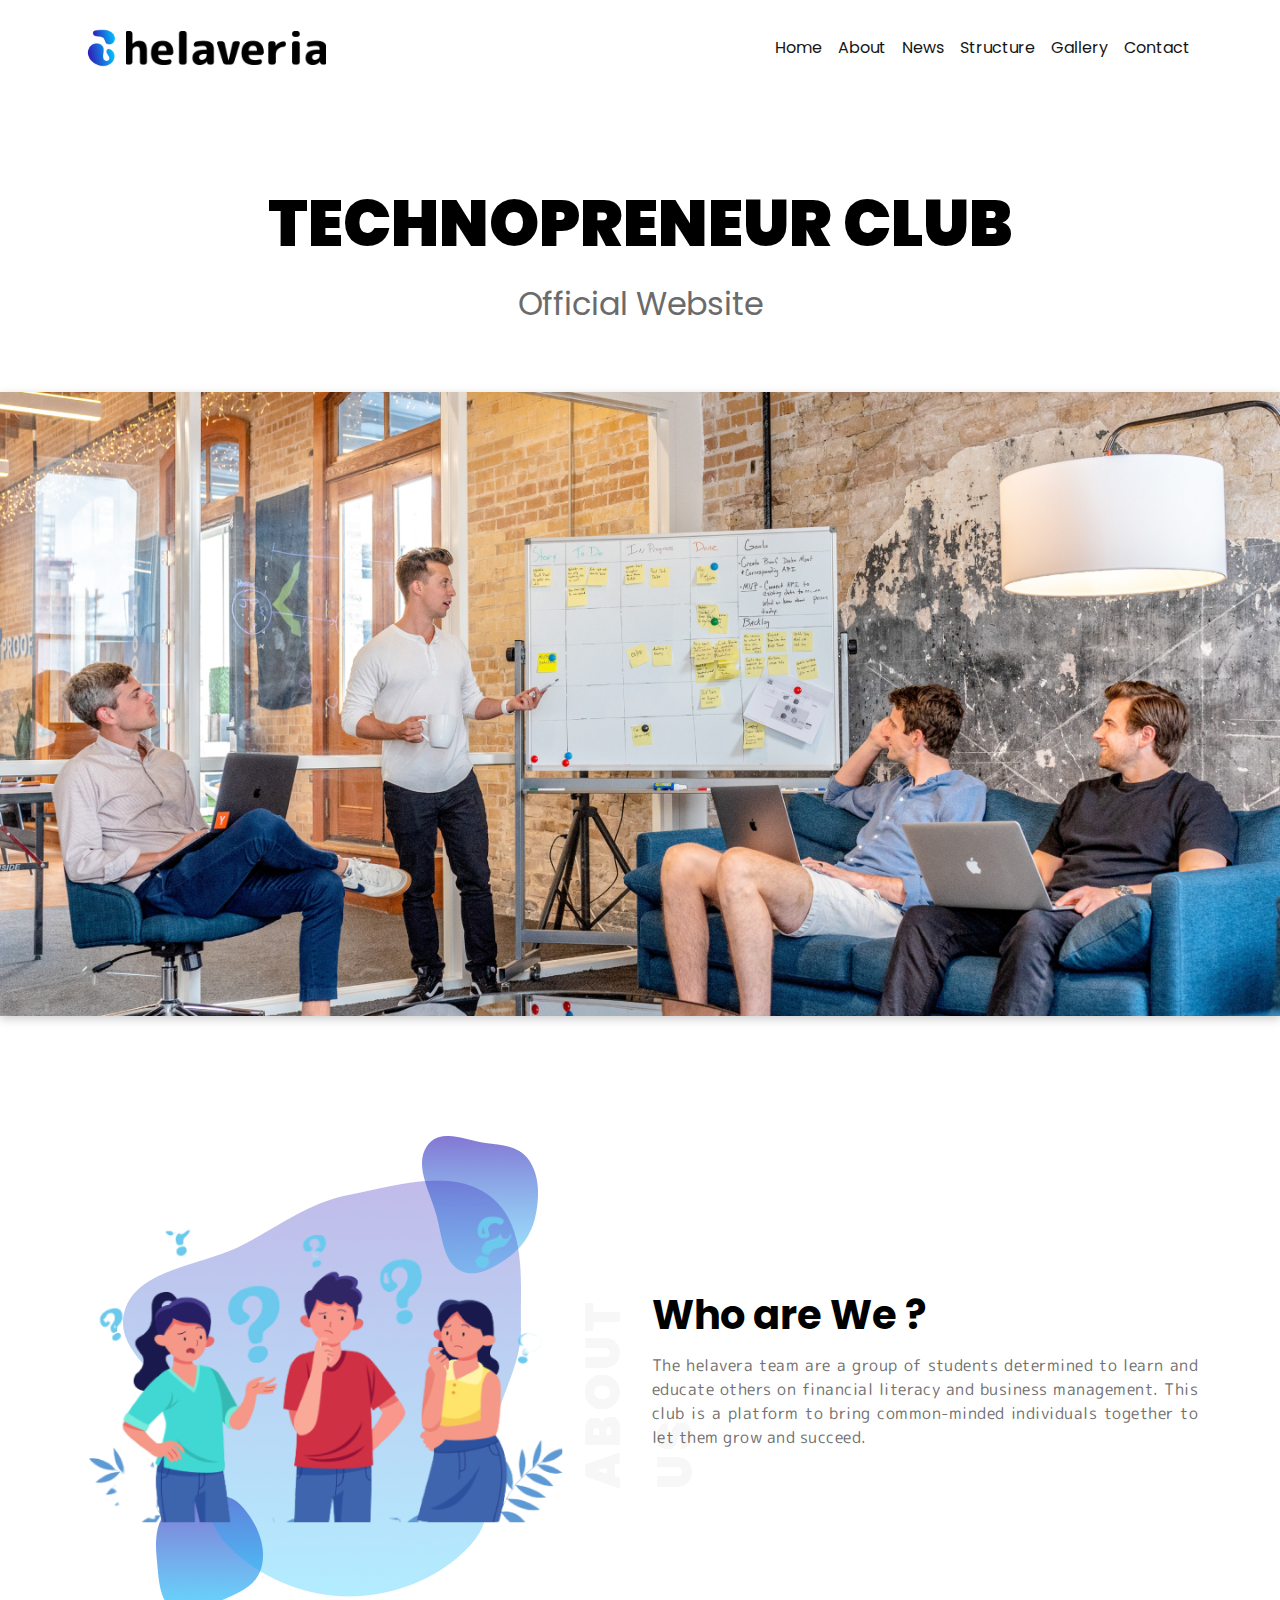
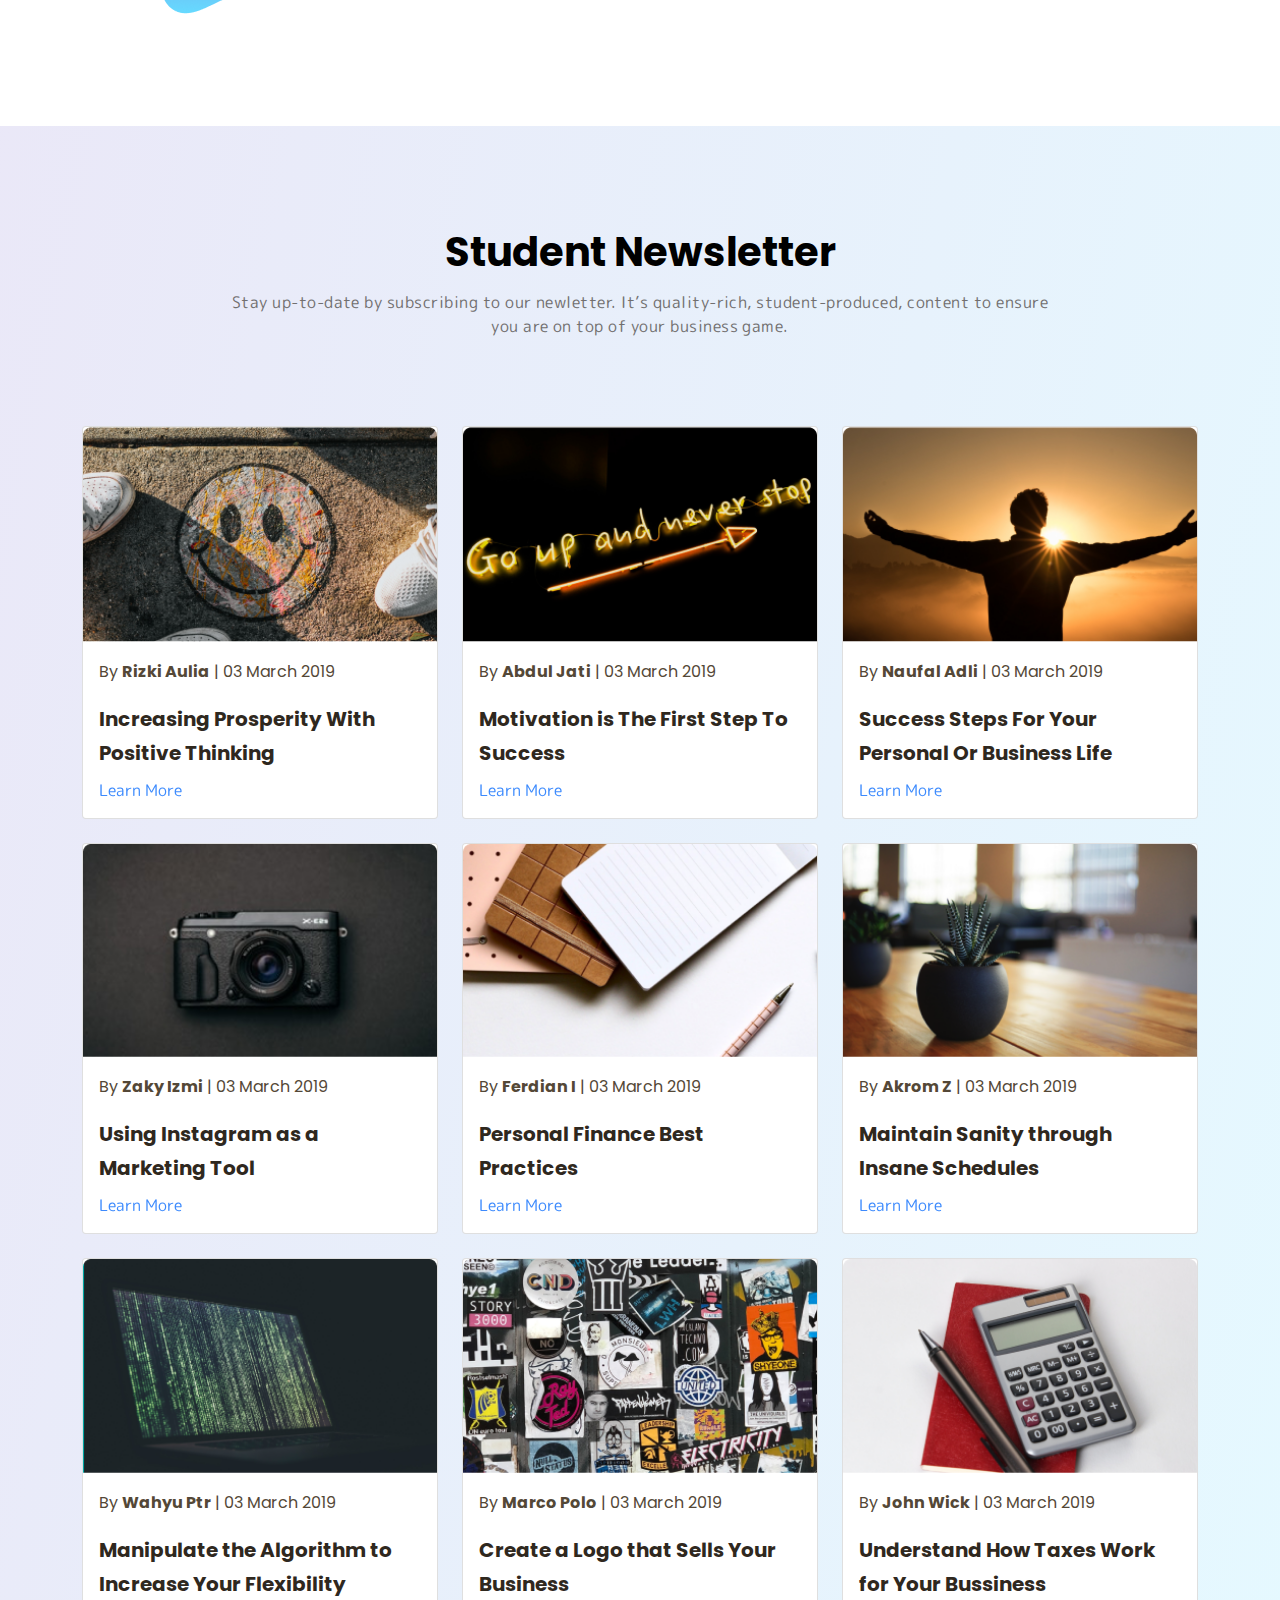
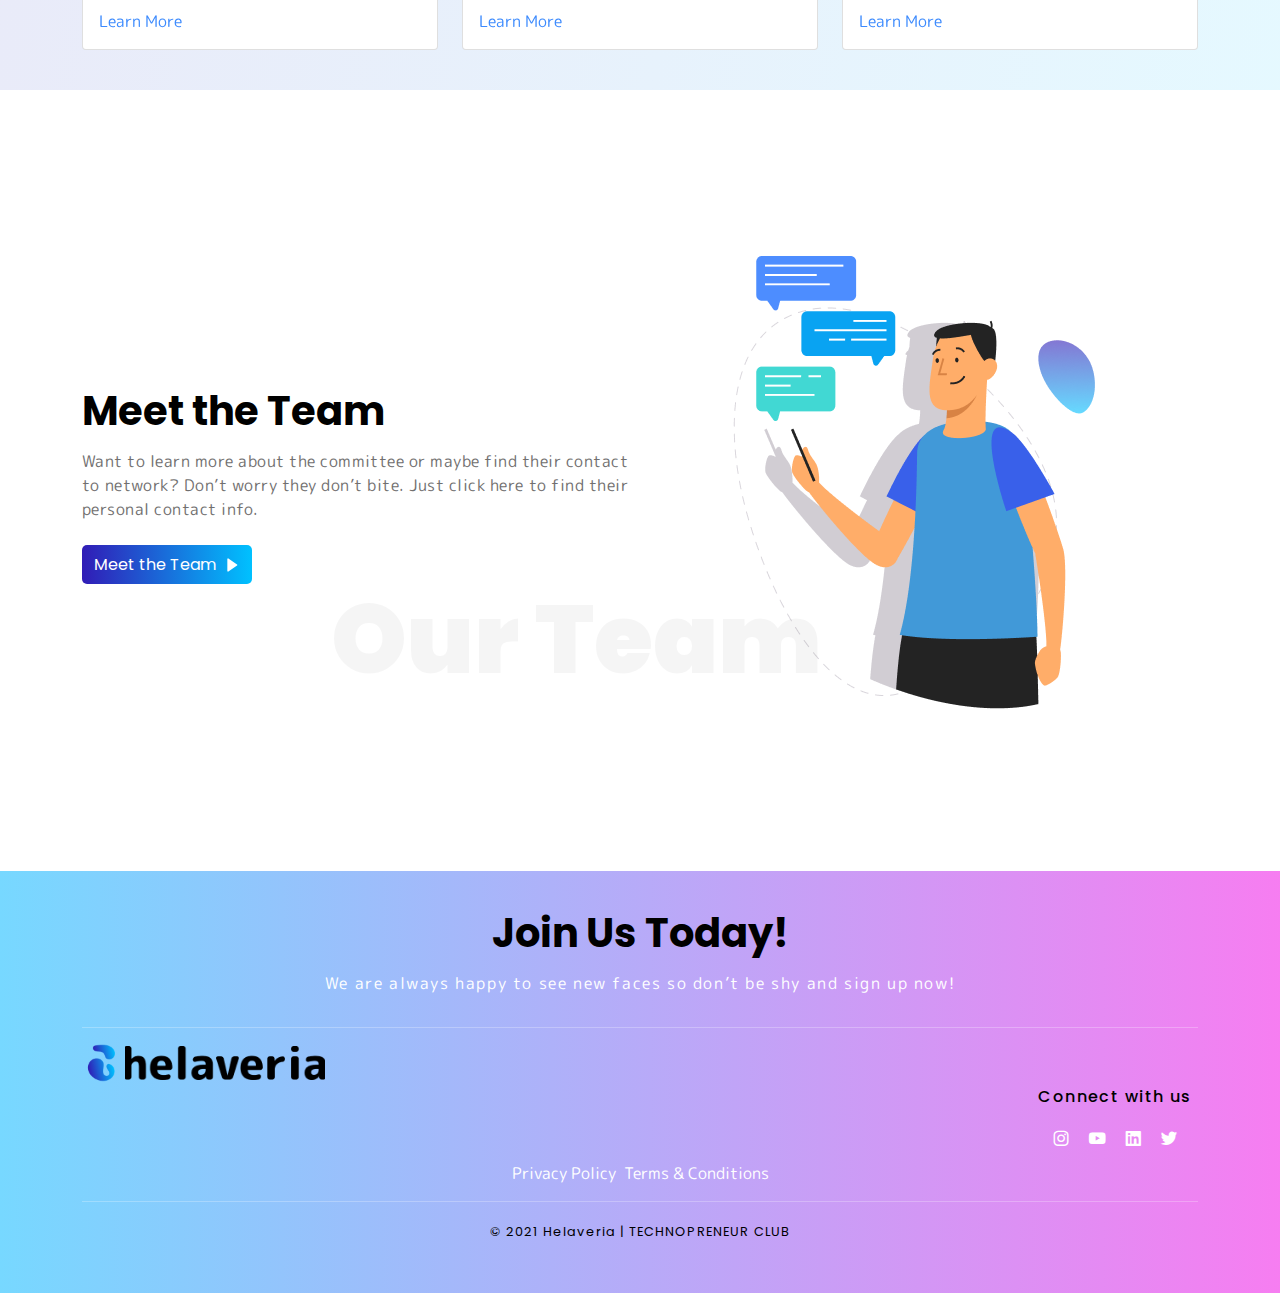
<file: competition/index.html>
<!DOCTYPE html>
<html lang="en">

<head>
    <meta charset="UTF-8">
    <meta http-equiv="X-UA-Compatible" content="IE=edge">
    <meta name="viewport" content="width=device-width, initial-scale=1.0">
    <title>Helaveria</title>
    <link rel="icon" type="image/x-icon" href="assets/tab-logo.png" />
    <!-- Bootstrap -->
    <link rel="stylesheet" href="styles/bootstrap/bootstrap.css">
    <!-- Icon -->
    <link href='https://unpkg.com/boxicons@2.0.9/css/boxicons.min.css' rel='stylesheet'>
    <!-- my CSS -->
    <link rel="stylesheet" href="styles/style.css">
</head>

<body>
    <!-- Navbar -->
    <nav class="navbar navbar-expand-lg navbar-dark bg-light fixed-top" id="navbar">
        <div class="container py-3">
            <a class="navbar-brand" href="#">
                <img src="assets/Logo.png" alt="logo" class="img-fluid">
                <img src="assets/Logo-txt.png" alt="logo" class="img-fluid d-none d-sm-inline">
            </a>

            <!-- toggler -->
            <button class="navbar-toggler" type="button" data-bs-toggle="collapse"
                data-bs-target="#navbarSupportedContent" aria-controls="navbarSupportedContent" aria-expanded="false"
                aria-label="Toggle navigation">
                <div class="navbar-toggler--nav">
                    <span class="navbar-toggler-icon"></span>
                    <span class="navbar-toggler-icon"></span>
                    <span class="navbar-toggler-icon"></span>
                </div>
            </button>

            <!-- nav-items -->
            <div class="collapse navbar-collapse" id="navbarSupportedContent">
                <ul class="navbar-nav ms-auto mb-2 mb-lg-0 justify-content-center align-items-center">
                    <li class="nav-item">
                        <a class="nav-link js-scroll-trigger" aria-current="page" href="#home">Home</a>
                    </li>
                    <li class="nav-item">
                        <a class="nav-link js-scroll-trigger" href="#about-us">About</a>
                    </li>
                    <li class="nav-item">
                        <a class="nav-link js-scroll-trigger" href="#news">News</a>
                    </li>
                    <li class="nav-item">
                        <a class="nav-link js-scroll-trigger" href="#structure">Structure</a>
                    </li>
                    <li class="nav-item">
                        <a class="nav-link js-scroll-trigger" href="gallery.html#gallery">Gallery</a>
                    </li>
                    <li class="nav-item">
                        <a class="nav-link js-scroll-trigger" href="#contact">Contact</a>
                    </li>
                </ul>
            </div>
        </div>
    </nav>

    <!-- Header -->
    <header class="home" id="home">
        <div class="container">
            <div class="row justify-content-center align-items-center">
                <div class="col-sm-12 text-center">
                    <h1 class="header-heading">
                        technopreneur club
                    </h1>
                    <p class="header-subheading">
                        Official Website
                    </p>
                </div>
            </div>
        </div>

        <!-- banner -->
        <div class="container-fluid pt-5 px-0 mx-0">
            <img src="assets/banner.png" alt="banner" class="img-fluid banner">
        </div>
    </header>

    <!-- Main -->
    <main>

        <!-- About-us -->
        <section class="about-us" id="about-us">
            <div class="container">
                <div class="row justify-content-between align-items-center">
                    <div class="col-sm-6">
                        <img src="assets/about-us.png" alt="about-us" class="img-fluid about-us-img">
                    </div>
                    <div class="col-sm-6 about-us-text">
                        <h2 class="section-heading">
                            Who are We ?
                        </h2>
                        <p class="section-text">
                            The helavera team are a group of students determined to learn and educate others on
                            financial
                            literacy and business management. This club is a platform to bring common-minded individuals
                            together to let them grow and succeed.
                        </p>
                        <p class="about-us-style">ABOUT US</p>
                    </div>
                </div>
            </div>
        </section>

        <!-- News Letter -->
        <section class="news-letter" id="news">
            <div class="container">
                <div class="row justify-content-center align-items-center">
                    <div class="col-md-9 text-center news-text">
                        <h2 class="section-heading">
                            Student Newsletter
                        </h2>
                        <p class="section-text text-center">
                            Stay up-to-date by subscribing to our newletter. It’s quality-rich, student-produced,
                            content to ensure
                            you are on top of your business game.
                        </p>
                    </div>
                </div>

                <!-- items -->
                <div class="row pt-5 justify-content-center align-items-center news-items">

                    <!-- item 1 -->
                    <div class="col-md-4 col-sm-6 pt-4">
                        <div class="card mx-auto">
                            <div class="img-gallery">
                                <img src="assets/news-letter/image-news 1.png" class="card-img-top" alt="img1">
                            </div>
                            <div class="card-body">
                                <p class="card-text">
                                    By <span>Rizki Aulia</span> | 03 March 2019
                                </p>
                                <h5 class="card-title">
                                    Increasing Prosperity With Positive Thinking
                                </h5>
                                <a href="#" class="card-btn">Learn More</a>
                            </div>
                        </div>
                    </div>
                    <!-- item 2 -->
                    <div class="col-md-4 col-sm-6 pt-4">
                        <div class="card mx-auto">
                            <div class="img-gallery">
                                <img src="assets/news-letter/image-news 2.png" class="card-img-top" alt="img2">
                            </div>
                            <div class="card-body">
                                <p class="card-text">
                                    By <span>Abdul Jati</span> | 03 March 2019
                                </p>
                                <h5 class="card-title">
                                    Motivation is The First Step To Success
                                </h5>
                                <a href="#" class="card-btn">Learn More</a>
                            </div>
                        </div>
                    </div>
                    <!-- item 3 -->
                    <div class="col-md-4 col-sm-6 pt-4">
                        <div class="card mx-auto">
                            <div class="img-gallery">
                                <img src="assets/news-letter/image-news 3.png" class="card-img-top" alt="img3">
                            </div>
                            <div class="card-body">
                                <p class="card-text">
                                    By <span>Naufal Adli</span> | 03 March 2019
                                </p>
                                <h5 class="card-title">
                                    Success Steps For Your Personal Or Business Life
                                </h5>
                                <a href="#" class="card-btn">Learn More</a>
                            </div>
                        </div>
                    </div>
                    <!-- item 4 -->
                    <div class="col-md-4 col-sm-6 pt-4">
                        <div class="card mx-auto">
                            <div class="img-gallery">
                                <img src="assets/news-letter/image-news 4.png" class="card-img-top" alt="img4">
                            </div>
                            <div class="card-body">
                                <p class="card-text">
                                    By <span>Zaky Izmi</span> | 03 March 2019
                                </p>
                                <h5 class="card-title">
                                    Using Instagram as a Marketing Tool
                                </h5>
                                <a href="#" class="card-btn">Learn More</a>
                            </div>
                        </div>
                    </div>
                    <!-- item 5 -->
                    <div class="col-md-4 col-sm-6 pt-4">
                        <div class="card mx-auto">
                            <div class="img-gallery">
                                <img src="assets/news-letter/image-news 5.png" class="card-img-top" alt="img5">
                            </div>
                            <div class="card-body">
                                <p class="card-text">
                                    By <span>Ferdian I</span> | 03 March 2019
                                </p>
                                <h5 class="card-title">
                                    Personal Finance Best Practices
                                </h5>
                                <a href="#" class="card-btn">Learn More</a>
                            </div>
                        </div>
                    </div>
                    <!-- item 6 -->
                    <div class="col-md-4 col-sm-6 pt-4">
                        <div class="card mx-auto">
                            <div class="img-gallery">
                                <img src="assets/news-letter/image-news 6.png" class="card-img-top" alt="img6">
                            </div>
                            <div class="card-body">
                                <p class="card-text">
                                    By <span>Akrom Z</span> | 03 March 2019
                                </p>
                                <h5 class="card-title">
                                    Maintain Sanity through Insane Schedules
                                </h5>
                                <a href="#" class="card-btn">Learn More</a>
                            </div>
                        </div>
                    </div>
                    <!-- item 7 -->
                    <div class="col-md-4 col-sm-6 pt-4">
                        <div class="card mx-auto">
                            <div class="img-gallery">
                                <img src="assets/news-letter/image-news 7.png" class="card-img-top" alt="img7">
                            </div>
                            <div class="card-body">
                                <p class="card-text">
                                    By <span>Wahyu Ptr</span> | 03 March 2019
                                </p>
                                <h5 class="card-title">
                                    Manipulate the Algorithm to Increase Your Flexibility
                                </h5>
                                <a href="#" class="card-btn">Learn More</a>
                            </div>
                        </div>
                    </div>
                    <!-- item 8 -->
                    <div class="col-md-4 col-sm-6 pt-4">
                        <div class="card mx-auto">
                            <div class="img-gallery">
                                <img src="assets/news-letter/image-news 8.png" class="card-img-top" alt="img8">
                            </div>
                            <div class="card-body">
                                <p class="card-text">
                                    By <span>Marco Polo</span> | 03 March 2019
                                </p>
                                <h5 class="card-title">
                                    Create a Logo that Sells Your Business
                                </h5>
                                <a href="#" class="card-btn">Learn More</a>
                            </div>
                        </div>
                    </div>
                    <!-- item 9 -->
                    <div class="col-md-4 col-sm-6 pt-4">
                        <div class="card mx-auto">
                            <div class="img-gallery">
                                <img src="assets/news-letter/image-news 9.png" class="card-img-top" alt="img9">
                            </div>
                            <div class="card-body">
                                <p class="card-text">
                                    By <span>John Wick</span> | 03 March 2019
                                </p>
                                <h5 class="card-title">
                                    Understand How Taxes Work for Your Bussiness
                                </h5>
                                <a href="#" class="card-btn">Learn More</a>
                            </div>
                        </div>
                    </div>
                </div>
            </div>
        </section>

        <!-- Structure -->
        <section class="structure" id="structure">
            <div class="container">
                <div class="row justify-content-between align-items-center">
                    <div class="col-sm-6 structure-text">
                        <h2 class="section-heading">
                            Meet the Team
                        </h2>
                        <p class="section-text">
                            Want to learn more about the committee or maybe find their contact to network? Don’t worry
                            they don’t bite. Just click
                            here to find their personal contact info.
                        </p>
                        <p class="structure-style">Our Team</p>
                        <button type="button"
                            class="btn btn-primary d-flex justify-content-between align-items-center mt-4">
                            <a href="structure.html#structure-main" class="structure-nav-link"> Meet the Team

                                <svg class="ps-1" xmlns="http://www.w3.org/2000/svg" width="20" height="20"
                                    viewBox="0 0 24 24" style="fill: rgb(255, 255, 255);">
                                    <path
                                        d="M5.536 21.886a1.004 1.004 0 0 0 1.033-.064l13-9a1 1 0 0 0 0-1.644l-13-9A1 1 0 0 0 5 3v18a1 1 0 0 0 .536.886z">
                                    </path>
                                </svg>
                            </a>
                        </button>
                    </div>

                    <div class="col-sm-6">
                        <img src="assets/structure.png" alt="about-us" class="structure-img img-fluid d-block m-auto">
                    </div>
                </div>
            </div>
        </section>
    </main>

    <footer class="contact" id="contact">
        <div class="container">
            <div class="row justify-content-center align-items-center">
                <div class="col-md-9 text-center">
                    <h2 class="section-heading">
                        Join Us Today!
                    </h2>
                    <p class="section-text text-center">
                        We are always happy to see new faces so don’t be shy and sign up now!
                    </p>
                </div>
            </div>

            <hr>

            <div class="row d-none d-sm-block">
                <div class="col-md-12">
                    <img src="assets/Logo.png" alt="logo" class="img-fluid footer-logo">
                    <img src="assets/Logo-txt.png" alt="logo" class="img-fluid footer-logo">
                </div>
            </div>

            <!-- Connect with us -->
            <div class="row justify-content-end align-items-end text-center">
                <div class="col-md-2 col-sm-4">
                    <h4 class="connect-title">
                        Connect with us
                    </h4>
                    <div class="navbar-nav--connect justify-content-center align-items-center">
                        <a class="nav-link pe-2 m-0" href="#">
                            <i class='bx bxl-instagram'></i>
                        </a>
                        <a class="nav-link p-2 m-0" href="#">
                            <i class='bx bxl-youtube'></i>
                        </a>
                        <a class="nav-link p-2 m-0" href="#">
                            <i class='bx bxl-linkedin-square'></i>
                        </a>
                        <a class="nav-link ps-2 m-0" href="#">
                            <i class='bx bxl-twitter'></i>
                        </a>
                    </div>
                </div>
            </div>

            <div class="row text-center justify-content-center align-items-center">
                <div class="col-lg-4 col-md-6">
                    <a href="#" class="d-inline pe-1 m-0 rule">Privacy Policy</a>
                    <a href="#" class="d-inline rule">Terms & Conditions</a>
                </div>
            </div>

            <hr>

            <div class="row text-center">
                <div class="col-sm-12">
                    <p class="sign-text">&copy; 2021 Helaveria | TECHNOPRENEUR CLUB </p>
                </div>
            </div>
        </div>
    </footer>
    <script src="scripts/bootstrap/jquery.js"></script>
    <script src="scripts/bootstrap/bootstrap.bundle.min.js"></script>
    <script src="scripts/script.js"></script>
    <script src="scripts/index.js"></script>
</body>

</html>
</file>
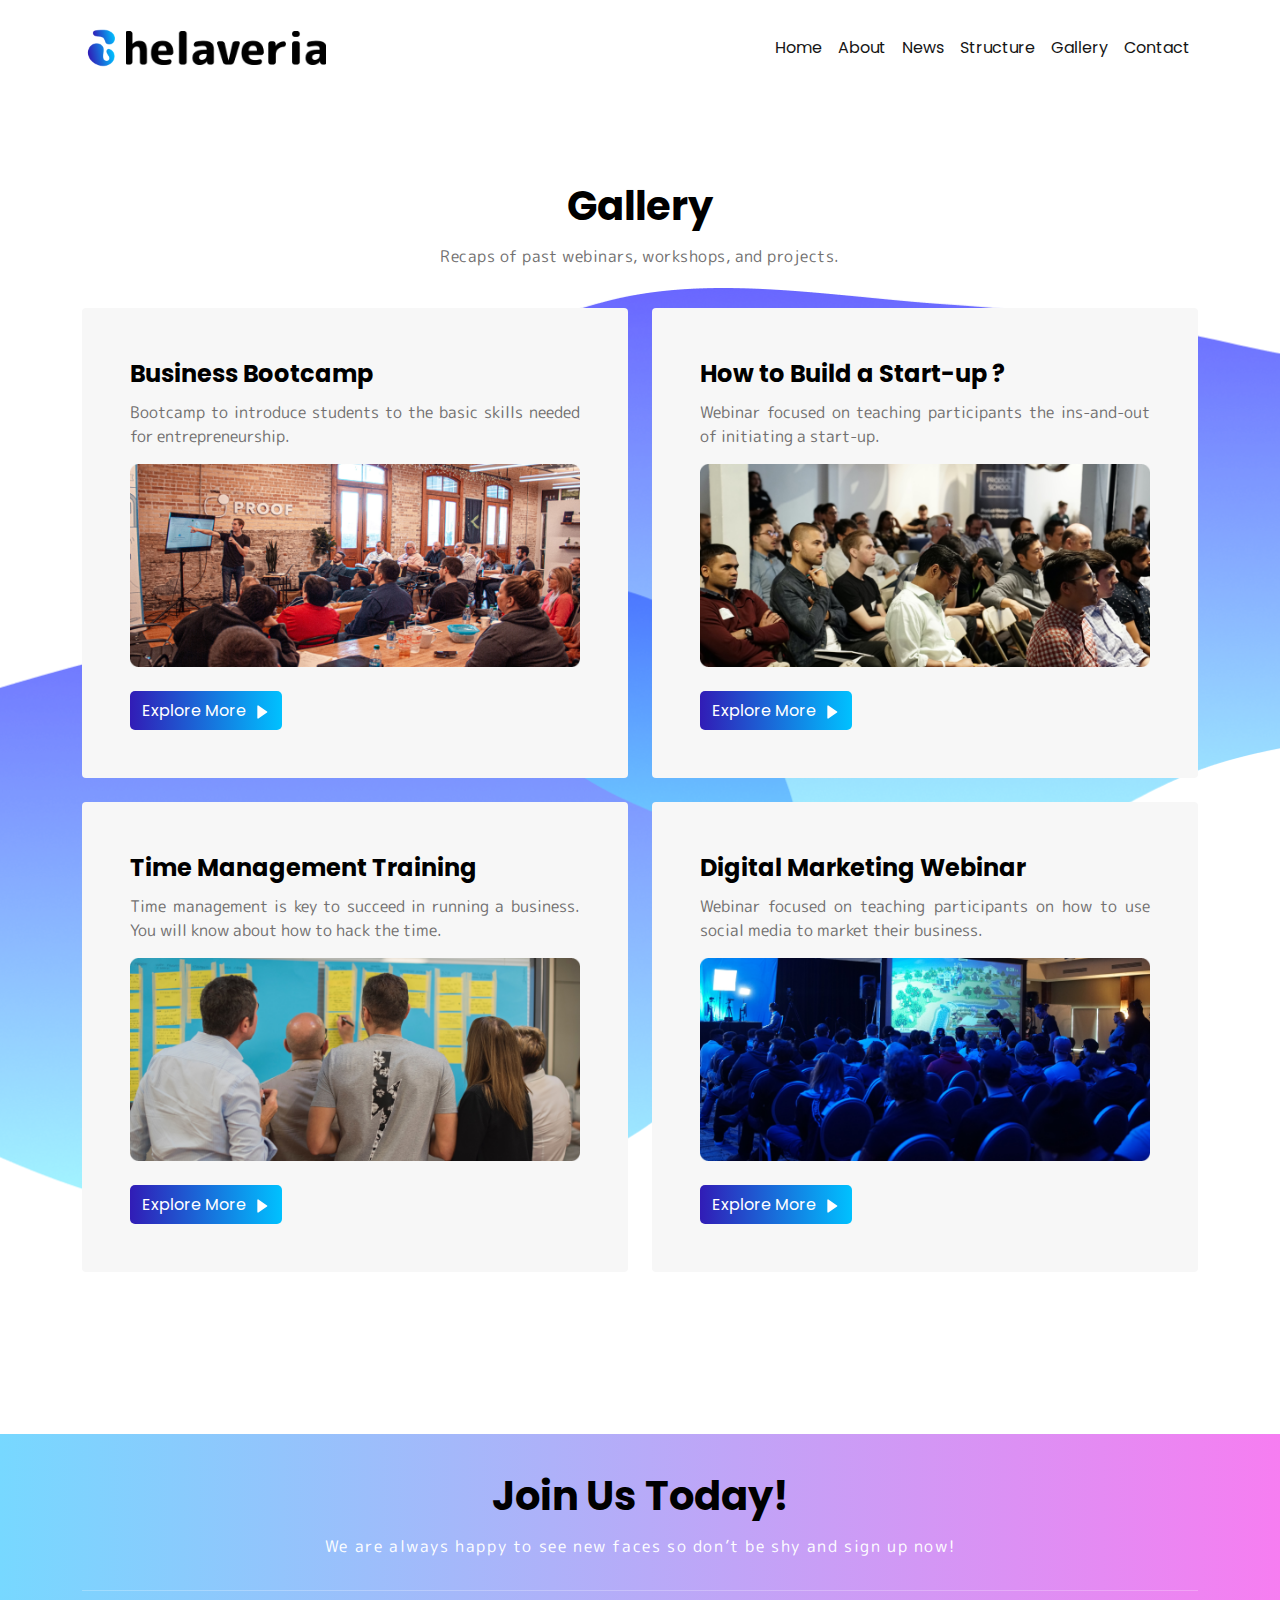
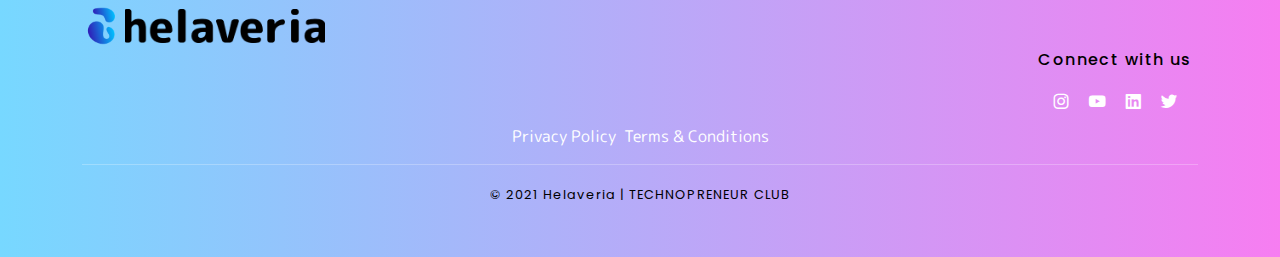
<file: competition/gallery.html>
<!DOCTYPE html>
<html lang="en">

<head>
    <meta charset="UTF-8">
    <meta http-equiv="X-UA-Compatible" content="IE=edge">
    <meta name="viewport" content="width=device-width, initial-scale=1.0">
    <title>Helaveria - Gallery</title>
    <link rel="icon" type="image/x-icon" href="assets/tab-logo.png" />
    <!-- Bootstrap -->
    <link rel="stylesheet" href="styles/bootstrap/bootstrap.css">
    <!-- Icon -->
    <link href='https://unpkg.com/boxicons@2.0.9/css/boxicons.min.css' rel='stylesheet'>
    <!-- my CSS -->
    <link rel="stylesheet" href="styles/style.css">
</head>

<body>
    <!-- Navbar -->
    <nav class="navbar navbar-expand-lg navbar-dark bg-light fixed-top" id="navbar">
        <div class="container py-3">
            <a class="navbar-brand" href="#">
                <img src="assets/Logo.png" alt="logo" class="img-fluid">
                <img src="assets/Logo-txt.png" alt="logo" class="img-fluid d-none d-sm-inline">
            </a>

            <!-- toggler -->
            <button class="navbar-toggler" type="button" data-bs-toggle="collapse"
                data-bs-target="#navbarSupportedContent" aria-controls="navbarSupportedContent" aria-expanded="false"
                aria-label="Toggle navigation">
                <div class="navbar-toggler--nav">
                    <span class="navbar-toggler-icon"></span>
                    <span class="navbar-toggler-icon"></span>
                    <span class="navbar-toggler-icon"></span>
                </div>
            </button>

            <!-- nav-items -->
            <div class="collapse navbar-collapse" id="navbarSupportedContent">
                <ul class="navbar-nav ms-auto mb-2 mb-lg-0 justify-content-center align-items-center">
                    <li class="nav-item">
                        <a class="nav-link js-scroll-trigger" aria-current="page" href="index.html#home">Home</a>
                    </li>
                    <li class="nav-item">
                        <a class="nav-link js-scroll-trigger" href="index.html#about-us">About</a>
                    </li>
                    <li class="nav-item">
                        <a class="nav-link js-scroll-trigger" href="index.html#news">News</a>
                    </li>
                    <li class="nav-item">
                        <a class="nav-link js-scroll-trigger" href="structure.html#structure-main">Structure</a>
                    </li>
                    <li class="nav-item">
                        <a class="nav-link js-scroll-trigger" href="#gallery">Gallery</a>
                    </li>
                    <li class="nav-item">
                        <a class="nav-link js-scroll-trigger" href="#contact">Contact</a>
                    </li>
                </ul>
            </div>
        </div>
    </nav>

    <!-- GALLERY -->
    <main>
        <section class="gallery" id="gallery">
            <div class="container">
                <div class="row">
                    <div class="col-sm-12 text-center">
                        <h2 class="section-heading">
                            Gallery
                        </h2>
                        <p class="section-text text-center">
                            Recaps of past webinars, workshops, and projects.
                        </p>
                    </div>
                </div>

                <!-- Items gallery -->
                <div class="row align-items-center justify-content-between">

                    <!-- Item 1 -->
                    <div class="col-sm-6 pt-4">
                        <div class="card card-gallery mx-auto">
                            <div class="card-body">
                                <h5 class="card-title">Business Bootcamp</h5>
                                <p class="card-text">Bootcamp to introduce students to the basic skills needed for
                                    entrepreneurship.</p>
                            </div>
                            <div class="img-gallery">
                                <img src="assets/gallery/img-1.png" class="card-img-top px-3" alt="gallery-img">
                            </div>
                            <!-- btn -->
                            <div class="card-body pt-0">
                                <button type="button"
                                    class="btn btn-primary d-flex justify-content-between align-items-center mt-4">
                                    <a href="#" class="structure-nav-link"> Explore More

                                        <svg class="ps-1" xmlns="http://www.w3.org/2000/svg" width="20" height="20"
                                            viewBox="0 0 24 24" style="fill: rgb(255, 255, 255);">
                                            <path
                                                d="M5.536 21.886a1.004 1.004 0 0 0 1.033-.064l13-9a1 1 0 0 0 0-1.644l-13-9A1 1 0 0 0 5 3v18a1 1 0 0 0 .536.886z">
                                            </path>
                                        </svg>
                                    </a>
                                </button>
                            </div>
                        </div>
                    </div>
                    <!-- Item 1 -->
                    <div class="col-sm-6 pt-4">
                        <div class="card card-gallery mx-auto">
                            <div class="card-body">
                                <h5 class="card-title">How to Build a Start-up ?</h5>
                                <p class="card-text">Webinar focused on teaching participants the ins-and-out of
                                    initiating a start-up.</p>
                            </div>
                            <div class="img-gallery">
                                <img src="assets/gallery/img-2.png" class="card-img-top px-3" alt="gallery-img">
                            </div>
                            <!-- btn -->
                            <div class="card-body pt-0">
                                <button type="button"
                                    class="btn btn-primary d-flex justify-content-between align-items-center mt-4">
                                    <a href="#" class="structure-nav-link"> Explore More

                                        <svg class="ps-1" xmlns="http://www.w3.org/2000/svg" width="20" height="20"
                                            viewBox="0 0 24 24" style="fill: rgb(255, 255, 255);">
                                            <path
                                                d="M5.536 21.886a1.004 1.004 0 0 0 1.033-.064l13-9a1 1 0 0 0 0-1.644l-13-9A1 1 0 0 0 5 3v18a1 1 0 0 0 .536.886z">
                                            </path>
                                        </svg>
                                    </a>
                                </button>
                            </div>
                        </div>
                    </div>
                    <!-- Item 3 -->
                    <div class="col-sm-6 pt-4">
                        <div class="card card-gallery mx-auto">
                            <div class="card-body">
                                <h5 class="card-title">Time Management Training</h5>
                                <p class="card-text">Time management is key to succeed in running a business. You will
                                    know about how to hack the time.</p>
                            </div>
                            <div class="img-gallery">
                                <img src="assets/gallery/img-3.png" class="card-img-top px-3" alt="gallery-img">
                            </div>
                            <!-- btn -->
                            <div class="card-body pt-0">
                                <button type="button"
                                    class="btn btn-primary d-flex justify-content-between align-items-center mt-4">
                                    <a href="#" class="structure-nav-link"> Explore More

                                        <svg class="ps-1" xmlns="http://www.w3.org/2000/svg" width="20" height="20"
                                            viewBox="0 0 24 24" style="fill: rgb(255, 255, 255);">
                                            <path
                                                d="M5.536 21.886a1.004 1.004 0 0 0 1.033-.064l13-9a1 1 0 0 0 0-1.644l-13-9A1 1 0 0 0 5 3v18a1 1 0 0 0 .536.886z">
                                            </path>
                                        </svg>
                                    </a>
                                </button>
                            </div>
                        </div>
                    </div>
                    <!-- Item 4 -->
                    <div class="col-sm-6 pt-4">
                        <div class="card card-gallery mx-auto">
                            <div class="card-body">
                                <h5 class="card-title">Digital Marketing Webinar</h5>
                                <p class="card-text">Webinar focused on teaching participants on how to use social media
                                    to market their business.</p>
                            </div>
                            <div class="img-gallery">
                                <img src="assets/gallery/img-4.png" class="card-img-top px-3" alt="gallery-img">
                            </div>
                            <!-- btn -->
                            <div class="card-body pt-0">
                                <button type="button"
                                    class="btn btn-primary d-flex justify-content-between align-items-center mt-4">
                                    <a href="#" class="structure-nav-link"> Explore More

                                        <svg class="ps-1" xmlns="http://www.w3.org/2000/svg" width="20" height="20"
                                            viewBox="0 0 24 24" style="fill: rgb(255, 255, 255);">
                                            <path
                                                d="M5.536 21.886a1.004 1.004 0 0 0 1.033-.064l13-9a1 1 0 0 0 0-1.644l-13-9A1 1 0 0 0 5 3v18a1 1 0 0 0 .536.886z">
                                            </path>
                                        </svg>
                                    </a>
                                </button>
                            </div>
                        </div>
                    </div>
                </div>
            </div>
        </section>
    </main>

    <!-- CONTACT -->
    <footer class="contact" id="contact">
        <div class="container">
            <div class="row justify-content-center align-items-center">
                <div class="col-md-9 text-center">
                    <h2 class="section-heading">
                        Join Us Today!
                    </h2>
                    <p class="section-text text-center">
                        We are always happy to see new faces so don’t be shy and sign up now!
                    </p>
                </div>
            </div>

            <hr>

            <div class="row d-none d-sm-block">
                <div class="col-md-12">
                    <img src="assets/Logo.png" alt="logo" class="img-fluid footer-logo">
                    <img src="assets/Logo-txt.png" alt="logo" class="img-fluid footer-logo">
                </div>
            </div>

            <!-- Connect with us -->
            <div class="row justify-content-end align-items-end text-center">
                <div class="col-md-2 col-sm-4">
                    <h4 class="connect-title">
                        Connect with us
                    </h4>
                    <div class="navbar-nav--connect justify-content-center align-items-center">
                        <a class="nav-link pe-2 m-0" href="#">
                            <i class='bx bxl-instagram'></i>
                        </a>
                        <a class="nav-link p-2 m-0" href="#">
                            <i class='bx bxl-youtube'></i>
                        </a>
                        <a class="nav-link p-2 m-0" href="#">
                            <i class='bx bxl-linkedin-square'></i>
                        </a>
                        <a class="nav-link ps-2 m-0" href="#">
                            <i class='bx bxl-twitter'></i>
                        </a>
                    </div>
                </div>
            </div>

            <div class="row text-center justify-content-center align-items-center">
                <div class="col-lg-4 col-md-6">
                    <a href="#" class="d-inline pe-1 m-0 rule">Privacy Policy</a>
                    <a href="#" class="d-inline rule">Terms & Conditions</a>
                </div>
            </div>

            <hr>

            <div class="row text-center">
                <div class="col-sm-12">
                    <p class="sign-text">&copy; 2021 Helaveria | TECHNOPRENEUR CLUB </p>
                </div>
            </div>
        </div>
    </footer>
    <script src="scripts/bootstrap/jquery.js"></script>
    <script src="scripts/bootstrap/bootstrap.bundle.min.js"></script>
    <script src="scripts/script.js"></script>
    <script src="scripts/gallery.js"></script>
</body>

</html>
</file>
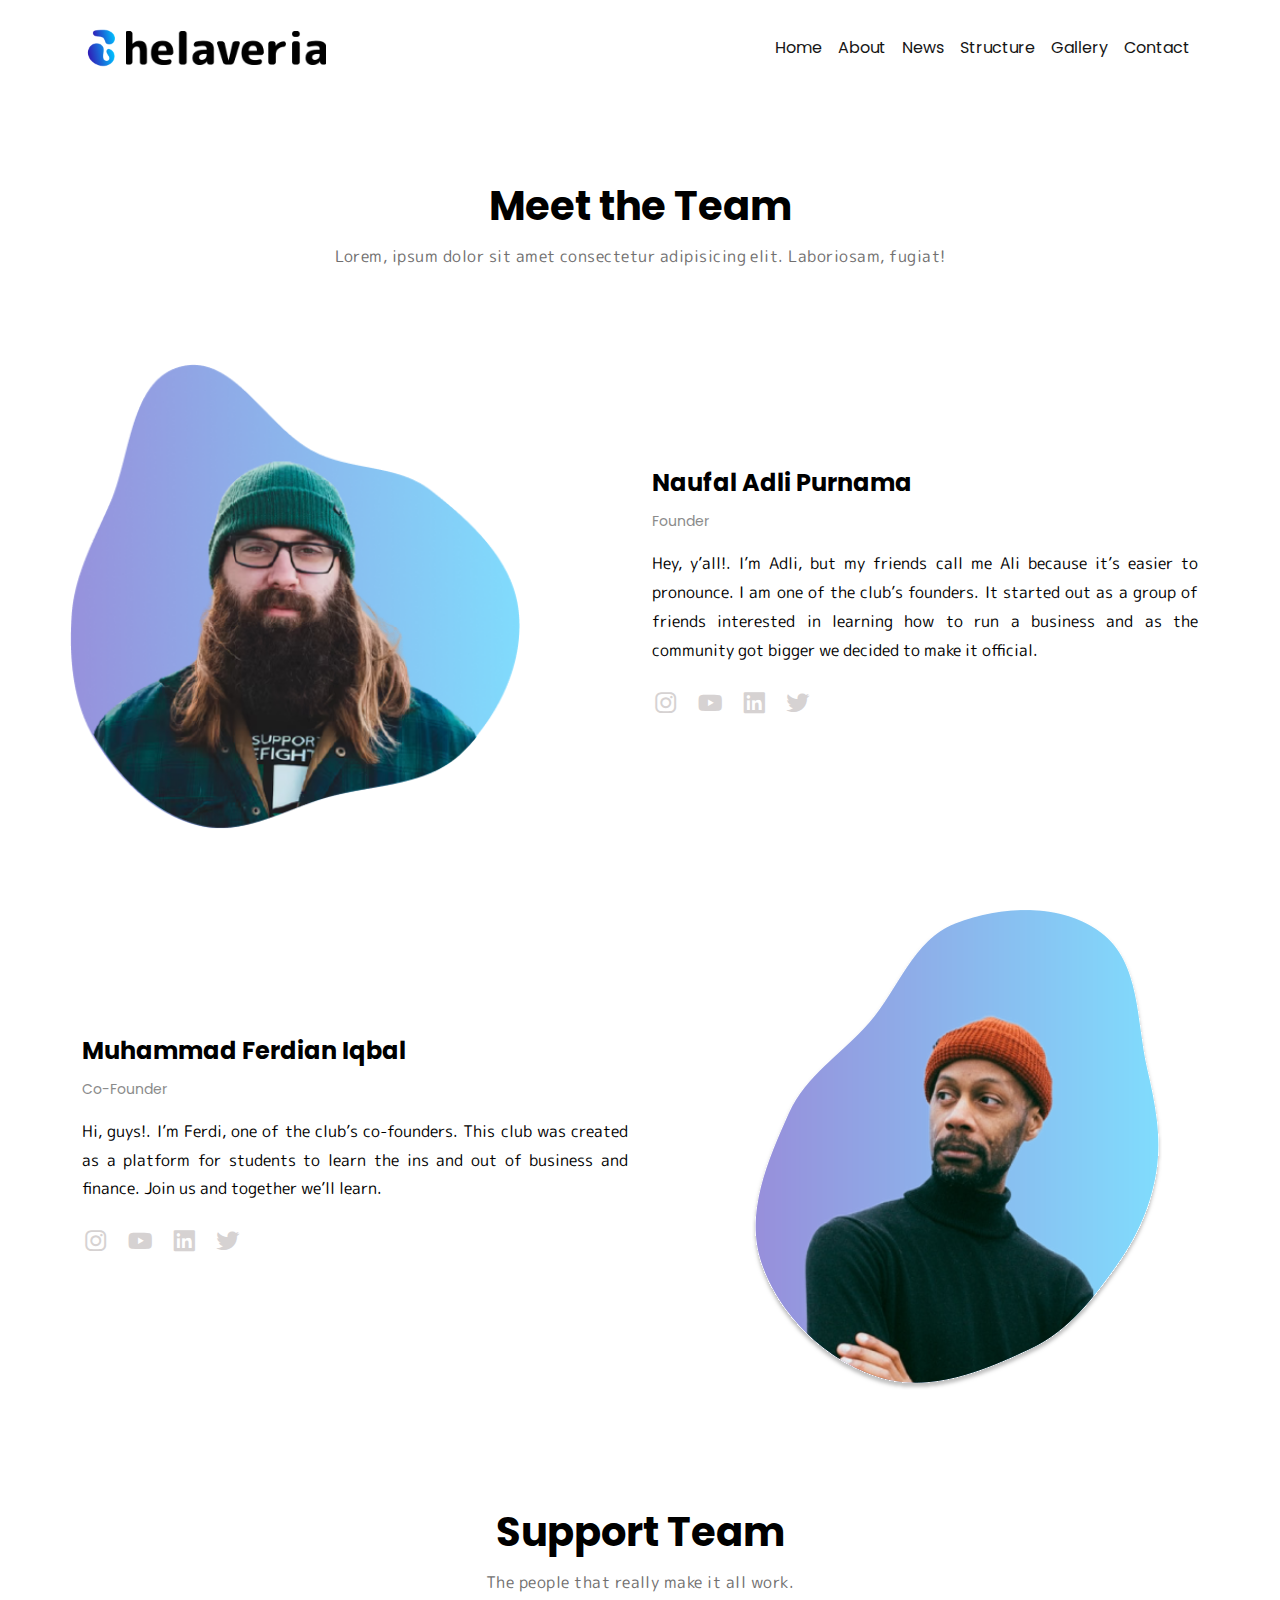
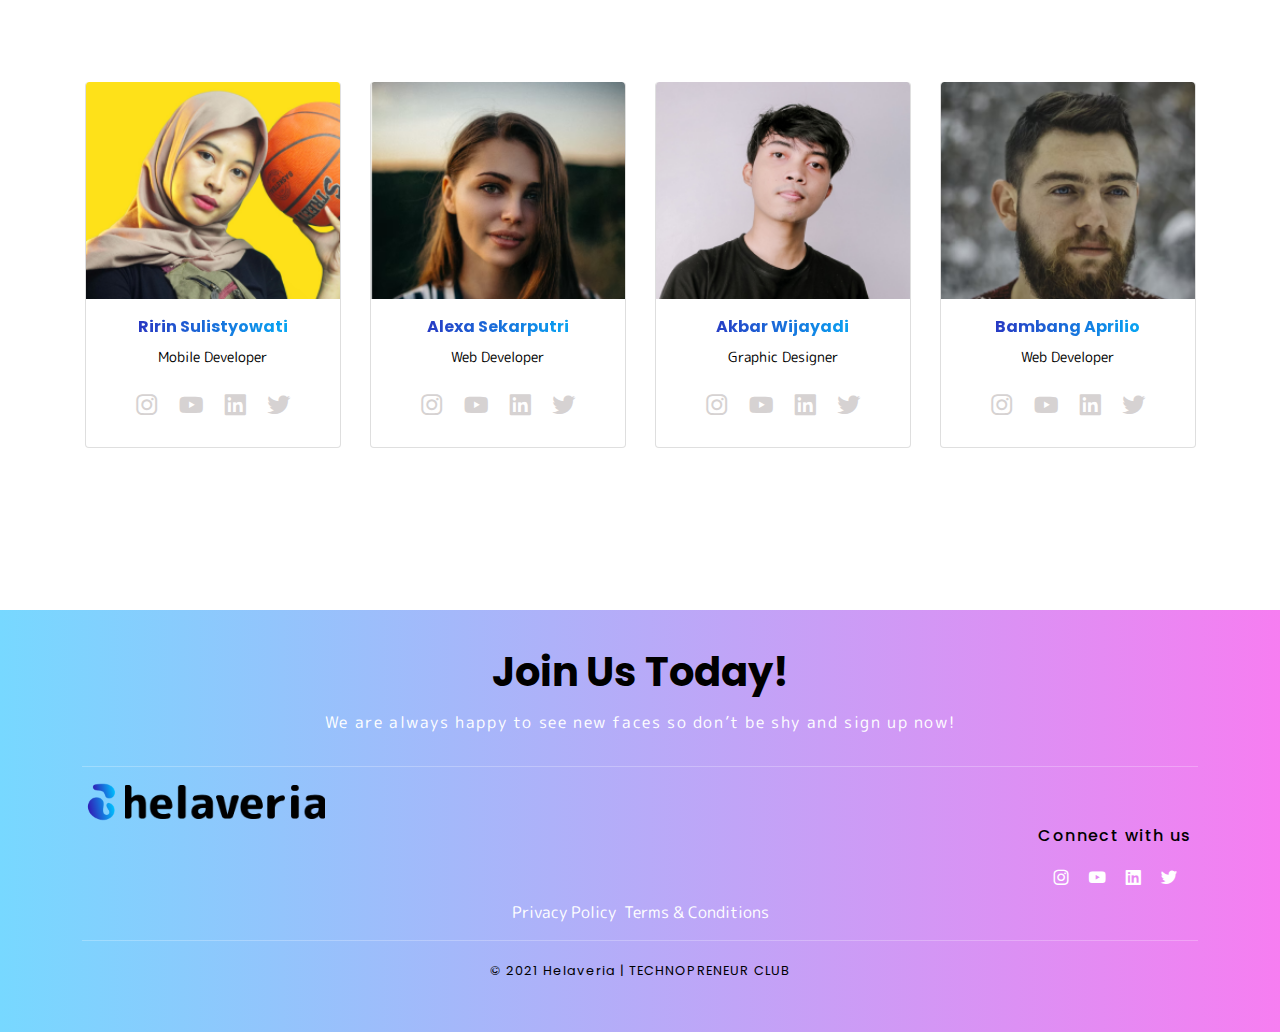
<file: competition/structure.html>
<!DOCTYPE html>
<html lang="en">

<head>
    <meta charset="UTF-8">
    <meta http-equiv="X-UA-Compatible" content="IE=edge">
    <meta name="viewport" content="width=device-width, initial-scale=1.0">
    <title>Helaveria - Structure</title>
    <link rel="icon" type="image/x-icon" href="assets/tab-logo.png" />
    <!-- Bootstrap -->
    <link rel="stylesheet" href="styles/bootstrap/bootstrap.css">
    <!-- Icon -->
    <link href='https://unpkg.com/boxicons@2.0.9/css/boxicons.min.css' rel='stylesheet'>
    <!-- my CSS -->
    <link rel="stylesheet" href="styles/style.css">
</head>

<body>
    <nav class="navbar navbar-expand-lg navbar-dark bg-light fixed-top" id="navbar">
        <div class="container py-3">
            <a class="navbar-brand" href="#">
                <img src="assets/Logo.png" alt="logo" class="img-fluid">
                <img src="assets/Logo-txt.png" alt="logo" class="img-fluid d-none d-sm-inline">
            </a>

            <!-- toggler -->
            <button class="navbar-toggler" type="button" data-bs-toggle="collapse"
                data-bs-target="#navbarSupportedContent" aria-controls="navbarSupportedContent" aria-expanded="false"
                aria-label="Toggle navigation">
                <div class="navbar-toggler--nav">
                    <span class="navbar-toggler-icon"></span>
                    <span class="navbar-toggler-icon"></span>
                    <span class="navbar-toggler-icon"></span>
                </div>
            </button>

            <!-- nav-items -->
            <div class="collapse navbar-collapse" id="navbarSupportedContent">
                <ul class="navbar-nav ms-auto mb-2 mb-lg-0 justify-content-center align-items-center">
                    <li class="nav-item">
                        <a class="nav-link js-scroll-trigger" aria-current="page" href="index.html#home">Home</a>
                    </li>
                    <li class="nav-item">
                        <a class="nav-link js-scroll-trigger" href="index.html#about-us">About</a>
                    </li>
                    <li class="nav-item">
                        <a class="nav-link js-scroll-trigger" href="index.html#news">News</a>
                    </li>
                    <li class="nav-item">
                        <a class="nav-link js-scroll-trigger" href="#structure-main">Structure</a>
                    </li>
                    <li class="nav-item">
                        <a class="nav-link js-scroll-trigger" href="gallery.html#gallery">Gallery</a>
                    </li>
                    <li class="nav-item">
                        <a class="nav-link js-scroll-trigger" href="#contact">Contact</a>
                    </li>
                </ul>
            </div>
        </div>
    </nav>

    <!-- Structure -->
    <main>
        <section class="structure-main" id="structure-main">
            <div class="container">
                <div class="row justify-content-center align-items-center">
                    <div class="col-md-9 text-center structure-section-text">
                        <h2 class="section-heading">
                            Meet the Team
                        </h2>
                        <p class="section-text text-center">
                            Lorem, ipsum dolor sit amet consectetur adipisicing elit. Laboriosam, fugiat!
                        </p>
                    </div>
                </div>

                <!-- Founder -->
                <div class="row structure-founder justify-content-between align-items-center justify-content-sm-center">

                    <!-- Founder 1 -->
                    <div class="col-sm-6 ps-sm-0 structure-img">
                        <img src="assets/structure-main/FounderPortrait.png" alt="founder1" class="img-fluid">
                    </div>
                    <div class="col-sm-6 founder-info">
                        <h3 class="founder-heading">
                            Naufal Adli Purnama
                        </h3>
                        <p class="founder-subheading">
                            Founder
                        </p>
                        <p class="founder-text">
                            Hey, y’all!. I’m Adli, but my friends call me Ali because it’s easier to pronounce. I am one
                            of the club’s founders. It started out as a group of friends interested in learning how to
                            run a business and as the community got bigger we decided to make it official.
                        </p>

                        <div class="navbar-nav--connect align-items-center">
                            <a class="nav-link ps-0 pe-2 m-0" href="#">
                                <i class='bx bxl-instagram'></i>
                            </a>
                            <a class="nav-link p-2 m-0" href="#">
                                <i class='bx bxl-youtube'></i>
                            </a>
                            <a class="nav-link p-2 m-0" href="#">
                                <i class='bx bxl-linkedin-square'></i>
                            </a>
                            <a class="nav-link ps-2 m-0" href="#">
                                <i class='bx bxl-twitter'></i>
                            </a>
                        </div>
                    </div>
                </div>

                <!-- Founder 2 -->
                <div
                    class="row structure-founder justify-content-between align-items-center justify-content-sm-center structure-cofounder">
                    <div class="col-sm-6 founder-info">
                        <h3 class="founder-heading">
                            Muhammad Ferdian Iqbal
                        </h3>
                        <p class="founder-subheading">
                            Co-Founder
                        </p>
                        <p class="founder-text">
                            Hi, guys!. I’m Ferdi, one of the club’s co-founders. This club was created as a platform for
                            students to learn the ins and out of business and finance. Join us and together we’ll learn.
                        </p>

                        <div class="navbar-nav--connect align-items-center">
                            <a class="nav-link ps-0 pe-2 m-0" href="#">
                                <i class='bx bxl-instagram'></i>
                            </a>
                            <a class="nav-link p-2 m-0" href="#">
                                <i class='bx bxl-youtube'></i>
                            </a>
                            <a class="nav-link p-2 m-0" href="#">
                                <i class='bx bxl-linkedin-square'></i>
                            </a>
                            <a class="nav-link ps-2 m-0" href="#">
                                <i class='bx bxl-twitter'></i>
                            </a>
                        </div>
                    </div>
                    <div class="col-sm-6 pe-sm-0 me-sm-0 text-sm-end">
                        <img src="assets/structure-main/CoFounderPortrait.png" alt="cofounder"
                            class="img-fluid pe-sm-5 structure-img">
                    </div>
                </div>
            </div>
        </section>


        <!-- Support Team -->
        <section class="support-team" id="support-team">
            <div class="container">
                <div class="row justify-content-center align-items-center">
                    <div class="col-md-9 text-center">
                        <h2 class="section-heading">
                            Support Team
                        </h2>
                        <p class="section-text text-center">
                            The people that really make it all work.
                        </p>
                    </div>
                </div>

                <div class="row pt-5 justify-content-center align-items-center">

                    <!-- item 1 -->
                    <div class="col-md-3 col-sm-6 pt-4">
                        <div class="card mx-auto">
                            <div class="img-gallery">
                                <img src="assets/structure-main/Personnel1.png" class="card-img-top" alt="img1">
                            </div>
                            <div class="card-body text-center">
                                <h5 class="card-title">
                                    Ririn Sulistyowati
                                </h5>
                                <p class="card-text">
                                    Mobile Developer
                                </p>
                                <div class="navbar-nav--connect align-items-center text-center">
                                    <a class="nav-link ps-0 pe-2 m-0" href="#">
                                        <i class='bx bxl-instagram'></i>
                                    </a>
                                    <a class="nav-link p-2 m-0" href="#">
                                        <i class='bx bxl-youtube'></i>
                                    </a>
                                    <a class="nav-link p-2 m-0" href="#">
                                        <i class='bx bxl-linkedin-square'></i>
                                    </a>
                                    <a class="nav-link ps-2 pe-0 m-0" href="#">
                                        <i class='bx bxl-twitter'></i>
                                    </a>
                                </div>
                            </div>
                        </div>
                    </div>
                    <!-- item 2 -->
                    <div class="col-md-3 col-sm-6 pt-4">
                        <div class="card mx-auto">
                            <div class="img-gallery">
                                <img src="assets/structure-main/Personnel2.png" class="card-img-top" alt="img1">
                            </div>
                            <div class="card-body text-center">
                                <h5 class="card-title">
                                    Alexa Sekarputri
                                </h5>
                                <p class="card-text">
                                    Web Developer
                                </p>
                                <div class="navbar-nav--connect align-items-center text-center">
                                    <a class="nav-link ps-0 pe-2 m-0" href="#">
                                        <i class='bx bxl-instagram'></i>
                                    </a>
                                    <a class="nav-link p-2 m-0" href="#">
                                        <i class='bx bxl-youtube'></i>
                                    </a>
                                    <a class="nav-link p-2 m-0" href="#">
                                        <i class='bx bxl-linkedin-square'></i>
                                    </a>
                                    <a class="nav-link ps-2 pe-0 m-0" href="#">
                                        <i class='bx bxl-twitter'></i>
                                    </a>
                                </div>
                            </div>
                        </div>
                    </div>
                    <!-- item 3 -->
                    <div class="col-md-3 col-sm-6 pt-4">
                        <div class="card mx-auto">
                            <div class="img-gallery">
                                <img src="assets/structure-main/Personnel3.png" class="card-img-top" alt="img1">
                            </div>
                            <div class="card-body text-center">
                                <h5 class="card-title">
                                    Akbar Wijayadi
                                </h5>
                                <p class="card-text">
                                    Graphic Designer
                                </p>
                                <div class="navbar-nav--connect align-items-center text-center">
                                    <a class="nav-link ps-0 pe-2 m-0" href="#">
                                        <i class='bx bxl-instagram'></i>
                                    </a>
                                    <a class="nav-link p-2 m-0" href="#">
                                        <i class='bx bxl-youtube'></i>
                                    </a>
                                    <a class="nav-link p-2 m-0" href="#">
                                        <i class='bx bxl-linkedin-square'></i>
                                    </a>
                                    <a class="nav-link ps-2 pe-0 m-0" href="#">
                                        <i class='bx bxl-twitter'></i>
                                    </a>
                                </div>
                            </div>
                        </div>
                    </div>
                    <!-- item 4 -->
                    <div class="col-md-3 col-sm-6 pt-4">
                        <div class="card mx-auto">
                            <div class="img-gallery">
                                <img src="assets/structure-main/Personnel4.png" class="card-img-top" alt="img1">
                            </div>
                            <div class="card-body text-center">
                                <h5 class="card-title">
                                    Bambang Aprilio
                                </h5>
                                <p class="card-text">
                                    Web Developer
                                </p>
                                <div class="navbar-nav--connect align-items-center text-center">
                                    <a class="nav-link ps-0 pe-2 m-0" href="#">
                                        <i class='bx bxl-instagram'></i>
                                    </a>
                                    <a class="nav-link p-2 m-0" href="#">
                                        <i class='bx bxl-youtube'></i>
                                    </a>
                                    <a class="nav-link p-2 m-0" href="#">
                                        <i class='bx bxl-linkedin-square'></i>
                                    </a>
                                    <a class="nav-link ps-2 pe-0 m-0" href="#">
                                        <i class='bx bxl-twitter'></i>
                                    </a>
                                </div>
                            </div>
                        </div>
                    </div>
                </div>
            </div>
        </section>
    </main>

    <!-- Contact -->
    <footer class="contact" id="contact">
        <div class="container">
            <div class="row justify-content-center align-items-center">
                <div class="col-md-9 text-center">
                    <h2 class="section-heading">
                        Join Us Today!
                    </h2>
                    <p class="section-text text-center">
                        We are always happy to see new faces so don’t be shy and sign up now!
                    </p>
                </div>
            </div>

            <hr>

            <div class="row d-none d-sm-block">
                <div class="col-md-12">
                    <img src="assets/Logo.png" alt="logo" class="img-fluid footer-logo">
                    <img src="assets/Logo-txt.png" alt="logo" class="img-fluid footer-logo">
                </div>
            </div>

            <!-- Connect with us -->
            <div class="row justify-content-end align-items-end text-center">
                <div class="col-md-2 col-sm-4">
                    <h4 class="connect-title">
                        Connect with us
                    </h4>
                    <div class="navbar-nav--connect justify-content-center align-items-center">
                        <a class="nav-link pe-2 m-0" href="#">
                            <i class='bx bxl-instagram'></i>
                        </a>
                        <a class="nav-link p-2 m-0" href="#">
                            <i class='bx bxl-youtube'></i>
                        </a>
                        <a class="nav-link p-2 m-0" href="#">
                            <i class='bx bxl-linkedin-square'></i>
                        </a>
                        <a class="nav-link ps-2 m-0" href="#">
                            <i class='bx bxl-twitter'></i>
                        </a>
                    </div>
                </div>
            </div>

            <div class="row text-center justify-content-center align-items-center">
                <div class="col-lg-4 col-md-6">
                    <a href="#" class="d-inline pe-1 m-0 rule">Privacy Policy</a>
                    <a href="#" class="d-inline rule">Terms & Conditions</a>
                </div>
            </div>

            <hr>

            <div class="row text-center">
                <div class="col-sm-12">
                    <p class="sign-text">&copy; 2021 Helaveria | TECHNOPRENEUR CLUB </p>
                </div>
            </div>
        </div>
    </footer>
    <script src="scripts/bootstrap/jquery.js"></script>
    <script src="scripts/bootstrap/bootstrap.bundle.min.js"></script>
    <script src="scripts/script.js"></script>
    <script src="scripts/structure.js"></script>
</body>

</html>
</file>
<file: competition/styles/style.css>
@import url('https://fonts.googleapis.com/css2?family=M+PLUS+Rounded+1c:wght@300;400;500;700;800;900&family=Poppins:wght@400;500;600;700;900&display=swap');

/* === DEFAULT === */

body {
    font-family: 'M PLUS Rounded 1c', sans-serif;
    color: #000000;

}

section {
    padding: 2rem 1rem;
}

@media (max-width: 567px) {
    section {
        padding: 0;
    }
}

h2.section-heading {
    font-family: Poppins, sans-serif;
    font-style: normal;
    font-weight: bold;
    font-size: 2.5rem;
    line-height: 3.75rem;
}

p.section-text {
    font-family: 'M PLUS Rounded 1c', sans-serif;
    font-style: normal;
    font-weight: normal;
    text-align: justify;
    color: #716F6F;
    letter-spacing: 0.03em;
}

.btn {
    border: none;
}

.card {
    transition: .5s;
}

.card:hover {
    transform: translateY(-3px) scale(1.02);
}

.img-gallery {
    overflow: hidden;
}

.card-img-top {
    transition: .4s ease-in-out;
}

.card-img-top:hover {
    transform: scale(1.1) rotate(3deg);
    object-fit: cover;
}

@media (max-width: 768px) {
    html {
        font-size: 14px;
    }
}

@media (max-width: 300px) {
    html {
        font-size: 12px;
    }
}



/* === NAVBAR === */
#navbar.navbar.navbar-expand-lg.navbar-dark.bg-light.fixed-top {
    background: #FFFFFF !important;
    transition: all 0.3s ease-in-out;
}

#navbar.navbar.nav-collapse.navbar-expand-lg.navbar-dark.bg-light.fixed-top {
    background: linear-gradient(90deg, rgb(119, 216, 255) 0%, rgb(247, 125, 241) 100.46%) !important;
    transition: all 0.3s ease-in-out;
}

#navbar.navbar.nav-collapse .nav-item .nav-link {
    color: #ffffff !important;
    transition: .5s;
}


#navbar.navbar .navbar-brand img {
    max-width: 12.5rem;
    max-height: 2.38rem;
    transition: .5s;
}

#navbar.navbar.nav-collapse .navbar-brand img:nth-child(2) {
    max-width: 11rem;
    max-height: 2.2rem;
    transition: .5s;
}

#navbar.navbar.nav-collapse .navbar-brand img {
    max-width: 11rem;
    max-height: 2rem;
}

#navbar.navbar.nav-collapse .navbar-brand img:nth-child(2) {
    max-width: 10rem;
    max-height: 1.8rem;
}

.nav-item .nav-link {
    font-family: Poppins, sans-serif;
    font-weight: 400;
    line-height: 1.75rem;
    color: #161616 !important;
    transition: .5s;
    position: relative;

}

.nav-item .nav-link:hover {
    background: linear-gradient(90deg, #311CB6 0%, #00C1FF 99.07%);
    -webkit-background-clip: text;
    background-clip: text;
    -webkit-text-fill-color: transparent;
}

.nav-item .nav-link::after {
    content: "";
    background: linear-gradient(90deg, #00C1FF 0.01%, #311CB6 100.01%);
    position: absolute;
    width: 0%;
    height: 0.2rem;
    bottom: .35rem;
    left: 20%;
    transition: .5s;
    border-radius: 40px;
}

.nav-item .nav-link:hover::after {
    width: 60%;
    transition: .4s;
}

.nav-item .nav-link.active {
    font-weight: bold;
    background: linear-gradient(90deg, #311CB6 0%, #00C1FF 99.07%);
    -webkit-background-clip: text;
    background-clip: text;
    -webkit-text-fill-color: transparent;
    -webkit-text-fill-color: transparent;
}

.nav-item .nav-link.active::after {
    content: "";
    background: linear-gradient(90deg, #00C1FF 0.01%, #311CB6 100.01%);
    position: absolute;
    width: 60%;
    height: 0.2rem;
    bottom: .35rem;
    left: 20%;
    transition: .5s;
    border-radius: 40px;
}

@media (max-width: 992px) {
    #navbar.navbar.navbar-expand-lg.navbar-dark.bg-light.fixed-top {
        background: linear-gradient(90deg, rgb(207, 118, 243) 0%, rgb(111, 219, 255) 100.46%) !important;
        transition: all 0.3s ease-in-out;
    }

    #navbar .nav-item .nav-link {
        color: #ffffff !important;
        transition: .5s;
    }
}

@media (max-width: 576px) {
    nav .container {
        padding-left: 2rem;
        padding-right: 2rem;
    }
}


/* Burger */
.navbar-toggler--nav,
.navbar-toggler-icon {
    transition: all .5s ease-in-out;
}

.navbar-toggler-icon {
    display: block;
    border-radius: 9999px;
    background-color: black;
}

.navbar-toggler-icon:not(:last-child) {
    margin-bottom: 7px;
}

.navbar-toggler--nav.toggler-active {
    transition-delay: .8s;
    transform: rotate(45deg);
}

.navbar-toggler--nav.toggler-active>span:nth-child(2) {
    width: 0;
}

.navbar-toggler--nav.toggler-active>span:nth-child(1),
.navbar-toggler--nav.toggler-active>span:nth-child(3) {
    transition-delay: .5s;
}

.navbar-toggler--nav.toggler-active>span:nth-child(1) {
    transform: translateY(9px);
}

.navbar-toggler--nav.toggler-active>span:nth-child(3) {
    transform: translateY(-9px) rotate(90deg);
}



/* === HEADER === */
header,
#structure-main,
#gallery {
    margin-top: 4rem;
    padding-top: 7rem;
}

.banner {
    display: block;
    margin: auto;
    filter: drop-shadow(0px 3px 5px rgba(0, 0, 0, 0.2));
}

@media (min-width: 1400px) {
    .banner {
        min-width: 100vw;
    }
}

header .header-heading {
    font-family: Poppins, sans-serif;
    font-style: normal;
    font-weight: 900;
    font-size: 4rem;
    line-height: 6rem;
    text-transform: uppercase;
}

header .header-subheading {
    font-family: Poppins, sans-serif;
    font-style: normal;
    font-weight: 400;
    font-size: 2rem;
    line-height: 3rem;
    color: #6b6b6b;
}


@media (max-width: 576px) {
    header .header-heading {
        font-size: 2rem;
        line-height: 3rem;
    }

    header .header-subheading {
        font-size: 1rem;
        line-height: 2rem;
    }
}

/* === ABOUT US === */
section.about-us {
    padding-top: 7.5rem;
    margin-bottom: 5rem;
}

.about-us-text {
    position: relative;
}

.about-us-style {
    min-width: fit-content;
    position: absolute;
    font-family: Poppins;
    font-style: normal;
    font-weight: 900;
    font-size: 3rem;
    position: absolute;
    top: 50%;
    right: 60%;
    transform: translate(-50%, -50%) rotate(-90deg);
    letter-spacing: 0.09em;
    color: rgba(0, 0, 0, 0.04);
}

@media (max-width: 1000px) {
    .about-us-style {
        top: 50%;
        right: 20%;
    }
}

@media (max-width: 576px) {
    .about-us-style {
        display: none;
    }

    .about-us-img {
        display: block;
        width: 70%;
        margin: auto;
    }


    .about-us h2.section-heading {
        padding-top: 2rem;
        padding-bottom: 1rem;
        text-align: center;
    }

}


/* === NEWS LETTER === */
section.news-letter {
    background: linear-gradient(101.2deg, rgba(49, 28, 182, 0.1) 0%, rgba(0, 193, 255, 0.1) 100.45%, rgba(236, 190, 255, 0.1) 100.46%);
    padding-bottom: 2.5rem;
    padding-top: 6rem;
    margin-bottom: 4.375rem;
}

section.news-letter .card-body .card-text {
    font-family: Poppins, sans-serif;
    font-style: normal;
    font-weight: normal;
    font-size: 1rem;
    line-height: 1.75rem;
    color: #544837;
}

section.news-letter .card-body .card-text span {
    font-weight: bold;
}

section.news-letter .card-body .card-title {
    font-family: Poppins;
    font-style: normal;
    font-weight: bold;
    font-size: 1.25rem;
    line-height: 2.125rem;
    color: #2F281E;
}

.card-btn {
    position: relative;
    font-size: medium;
    text-decoration: none;
    opacity: .8;
}

.card-btn::after {
    content: "";
    background: linear-gradient(90deg, #8575FA 0.01%, #CE69F7 100.01%);
    position: absolute;
    width: 0%;
    height: 0.2rem;
    bottom: -.25rem;
    left: 20%;
    transition: .5s;
    border-radius: 40px;
}

.card-btn:hover::after {
    width: 60%;
    transition: .5s;
}

/* === STRUCTURE - HEADER === */
section.structure {
    padding-top: 6rem;
}

.structure-text {
    position: relative;
}

.structure-style {
    min-width: max-content;
    position: absolute;
    font-family: Poppins;
    font-style: normal;
    font-weight: 900;
    font-size: 6rem;
    position: absolute;
    top: 50%;
    left: 20%;
    transform: translate(30%, 60%);
    color: rgba(0, 0, 0, 0.04);
}

@media(max-width: 1000px) {
    .structure-style {
        top: 50%;
        left: 0;
        right: 10%;
        transform: translate(30%, 60%);
    }
}

@media (max-width: 576px) {
    .structure-style {
        display: none;
    }

    section.structure .container .row {
        flex-direction: column-reverse;
    }

    .structure-img {
        max-width: 60%;
        display: block;
        margin: auto;
    }

    .structure h2.section-heading {
        padding-top: 3rem;
        padding-bottom: .75rem;
        text-align: center;
    }
}


.btn-primary {
    font-family: Poppins, sans-serif;
    font-size: 1rem;
    line-height: 1.7rem;
    margin-top: 1rem;
    color: #fff;
    background: linear-gradient(90deg, #311CB6 0%, #00C1FF 100%);
    border-radius: 5px;
    transition: .5s;
}

.btn-primary:hover {
    box-shadow: 3px 3px 4px rgba(3, 185, 252, 0.3);
}

.structure-nav-link {
    text-decoration: none;
    color: #FFFFFF;
}

.structure-nav-link:hover {
    text-decoration: none;
    color: #FFFFFF;
}

/* === CONTACT === */
footer.contact {
    padding: 2rem 1rem;
    margin-top: 8.125rem;
    background: linear-gradient(90deg, rgb(119, 216, 255) 0%, rgb(247, 125, 241) 100.46%);
}

.contact .section-text {
    letter-spacing: 0.1em;
    color: #FFFFFF;
}

hr {
    background-color: #FFFFFF;
}

.footer-logo {
    max-width: 12.5rem;
    max-height: 2.38rem;
}

.connect-title {
    font-family: Poppins, sans-serif;
    font-style: normal;
    font-weight: 500;
    font-size: 1rem;
    line-height: 1.875rem;
    letter-spacing: 0.09em;
}

.navbar-nav--connect {
    display: flex;
    justify-content: space-between;
    align-items: center;
    padding-left: 0;
    margin-bottom: 0;
    list-style: none;
}

a.rule {
    color: #FFFFFF;
    font-size: 1rem;
    font-weight: 400;
    list-style: none;
    text-decoration: none;
    transition: .5s;
}

.bx {
    padding: 0;
    margin: 0;
    font-size: 1.25rem;
    color: #fff;
    transition: .5s;
}



.bx:hover {
    background: linear-gradient(100deg, #311CB6 0%, #00C1FF 99.07%);
    -webkit-background-clip: text;
    background-clip: text;
    -webkit-text-fill-color: transparent;
}


a.rule:hover {
    color: #311CB6;
}

.sign-text {
    font-family: Poppins, sans-serif;
    font-size: .8rem;
    font-style: normal;
    font-weight: normal;
    line-height: 1.7rem;
    letter-spacing: 0.09em;
}


/* === Page 2 === */

/* === STRUCTURE - MAIN === */
.structure-founder {
    margin-top: 5rem;

}

.structure-founder .structure-img {
    position: relative;
    z-index: 1;
}

.founder-heading {
    font-family: Poppins, sans-serif;
    font-style: normal;
    font-weight: bold;
    font-size: 1.5rem;
    line-height: 2.25rem;
}

.founder-subheading {
    font-family: Poppins, sans-serif;
    font-style: normal;
    font-weight: normal;
    font-size: 0.875rem;
    line-height: 1.5rem;
    color: #8B8B8B;
}

.founder-text {
    font-style: normal;
    font-weight: normal;
    font-size: 1rem;
    line-height: 1.8rem;
    text-align: justify;
}

.founder-info {
    position: relative;
    /* overflow: hidden; */
}

/* .founder-info::before {
    content: "";
    height: 120%;
    width: 150vh;
    background-color: #F7F7F7;
    position: absolute;
    z-index: -9999;
    top: -10%;
    left: -50%;
} */

#structure-main .navbar-nav--connect {
    justify-content: flex-start;
}

#support-team .navbar-nav--connect {
    justify-content: center;
}

#structure-main .bx,
#support-team .bx {
    padding: 0;
    margin: 0;
    font-size: 1.75rem;
    color: rgb(214, 210, 210);
    transition: .5s;
}

#structure-main .bx:hover,
#support-team .bx:hover {
    background: linear-gradient(100deg, #311CB6 0%, #00C1FF 99.07%);
    -webkit-background-clip: text;
    background-clip: text;
    -webkit-text-fill-color: transparent;
}

@media (max-width: 992px) {
    #support-team .bx {
        font-size: 1.5rem;
    }
}

.support-team {
    padding-top: 5rem;
}

#support-team .card {
    border-top: none;
    overflow: hidden;
    max-width: 16rem;
}

#support-team .card-title {
    font-family: Poppins;
    font-style: normal;
    font-weight: bold;
    font-size: 1rem;
    line-height: 1.5rem;
    background: linear-gradient(100deg, #311CB6 0%, #00C1FF 99.07%);
    -webkit-background-clip: text;
    background-clip: text;
    -webkit-text-fill-color: transparent;
}

#support-team .card-text {
    font-style: normal;
    font-weight: normal;
    font-size: 0.875rem;
    line-height: 1.2rem;
}

@media (max-width: 576px) {

    .structure-cofounder {
        flex-direction: column-reverse;
    }

    .structure-founder .structure-img {
        padding-right: 0;
        padding-left: 0;
    }

    .structure-img img {
        display: inline-block;
        margin: auto;
    }

    .founder-heading {
        margin-top: 4rem;
    }

    .founder-heading,
    .founder-subheading {
        text-align: center;
    }

    .founder-text,
    .structure-founder .navbar-nav--connect {
        padding-left: 1.5rem;
        padding-right: 1.5rem;
    }
}


/* === Page 3 === */

/* === GALLERY === */

.gallery {
    background: url(../assets/gallery/gallery-bg1.png);
    background-position: center 14rem;
    background-repeat: no-repeat;
    background-size: auto 75%;
    /*background-position: center;*/
    position: relative;
    /* background-attachment: fixed; */
}

.card-gallery {
    background: #F7F7F7;
    border: none;
    padding: 2rem;
}



.card-gallery .card-body .card-title {
    font-family: Poppins, sans-serif;
    font-style: normal;
    font-weight: bold;
    font-size: 1.5rem;
    line-height: 2.25rem;
}

.card-gallery .card-body .card-text {
    color: #716F6F;
    text-align: justify;
}

@media (max-width: 576px) {
    .card-gallery:last-child {
        margin-bottom: 2rem;
    }
}


/* KEYFRAMES */
.animation-delay-05 {
    animation-delay: .5s !important;
}

.animation-delay-07 {
    animation-delay: .7s !important;
}

.animation-delay-09 {
    animation-delay: .9s !important;
}

.slide-bottom {
    -webkit-animation: slide-bottom 1s linear forwards;
    animation: slide-bottom 1s linear forwards;
}

@-webkit-keyframes slide-bottom {
    0% {
        opacity: 0;
        display: none;
        -webkit-transform: translateY(-10rem);
        transform: translateY(-10rem);
    }

    100% {
        opacity: 1;
        display: block;
        -webkit-transform: translateY(0);
        transform: translateY(0);
    }
}

@keyframes slide-bottom {
    0% {
        opacity: 0;
        display: none;
        -webkit-transform: translateY(-10rem);
        transform: translateY(-10rem);
    }

    100% {
        opacity: 1;
        display: block;
        -webkit-transform: translateY(0);
        transform: translateY(0);
    }
}

.slide-top {
    -webkit-animation: slide-top 1s linear forwards;
    animation: slide-top 1s linear forwards;
}

@-webkit-keyframes slide-top {
    0% {
        opacity: 0;
        display: none;
        -webkit-transform: translateY(10rem);
        transform: translateY(10rem);
    }

    100% {
        -webkit-transform: translateY(0);
        transform: translateY(0);
        opacity: 1;
        display: block;
    }
}

@keyframes slide-top {
    0% {
        opacity: 0;
        display: none;
        -webkit-transform: translateY(10rem);
        transform: translateY(10rem);
    }


    100% {
        -webkit-transform: translateY(0);
        transform: translateY(0);
        opacity: 1;
        display: block;
    }
}

.fade-in {
    -webkit-animation: fade-in 1.2s cubic-bezier(0.390, 0.575, 0.565, 1.000) both;
    animation: fade-in 1.2s cubic-bezier(0.390, 0.575, 0.565, 1.000) both;
}

@-webkit-keyframes fade-in {
    0% {
        opacity: 0;
    }

    100% {
        opacity: 1;
    }
}

@keyframes fade-in {
    0% {
        opacity: 0;
    }

    100% {
        opacity: 1;
    }

}

.scale-in-tr {
    -webkit-animation: scale-in-tr 2s cubic-bezier(0.250, 0.460, 0.450, 0.940) both;
    animation: scale-in-tr 2s cubic-bezier(0.250, 0.460, 0.450, 0.940) both;
}

@-webkit-keyframes scale-in-tr {
    0% {
        -webkit-transform: scale(0);
        transform: scale(0);
        -webkit-transform-origin: 100% 0%;
        transform-origin: 100% 0%;
        opacity: 1;
    }

    100% {
        -webkit-transform: scale(1);
        transform: scale(1);
        -webkit-transform-origin: 100% 0%;
        transform-origin: 100% 0%;
        opacity: 1;
    }
}

@keyframes scale-in-tr {
    0% {
        -webkit-transform: scale(0);
        transform: scale(0);
        -webkit-transform-origin: 100% 0%;
        transform-origin: 100% 0%;
        opacity: 1;
    }

    100% {
        -webkit-transform: scale(1);
        transform: scale(1);
        -webkit-transform-origin: 100% 0%;
        transform-origin: 100% 0%;
        opacity: 1;
    }
}

.scale-in-tl {
    animation: scale-in-tl 2s cubic-bezier(0.250, 0.460, 0.450, 0.940) both;
    -webkit-animation: scale-in-tl 2s cubic-bezier(0.250, 0.460, 0.450, 0.940) both;
}

@keyframes scale-in-tl {
    0% {
        transform: scale(0);
        transform-origin: 0% 0%;
        opacity: 1;
    }

    100% {
        transform: scale(1);
        transform-origin: 0% 0%;
        opacity: 1;
    }

}

@-webkit-keyframes scale-in-tl {
    0% {
        transform: scale(0);
        transform-origin: 0% 0%;
        opacity: 1;
    }

    100% {
        transform: scale(1);
        transform-origin: 0% 0%;
        opacity: 1;
    }
}

.bounce-in-left {
    animation: bounce-in-left 2s both;
}

@keyframes bounce-in-left {
    0% {
        transform: translateX(-600px);
        animation-timing-function: ease-in;
        opacity: 0;
    }

    38% {
        transform: translateX(0);
        animation-timing-function: ease-out;
        opacity: 1;
    }

    55% {
        transform: translateX(-68px);
        animation-timing-function: ease-in;
    }

    72% {
        transform: translateX(0);
        animation-timing-function: ease-out;
    }

    81% {
        transform: translateX(-28px);
        animation-timing-function: ease-in;
    }

    90% {
        transform: translateX(0);
        animation-timing-function: ease-out;
    }

    95% {
        transform: translateX(-8px);
        animation-timing-function: ease-in;
    }

    100% {
        transform: translateX(0);
        animation-timing-function: ease-out;
    }
}
</file>
